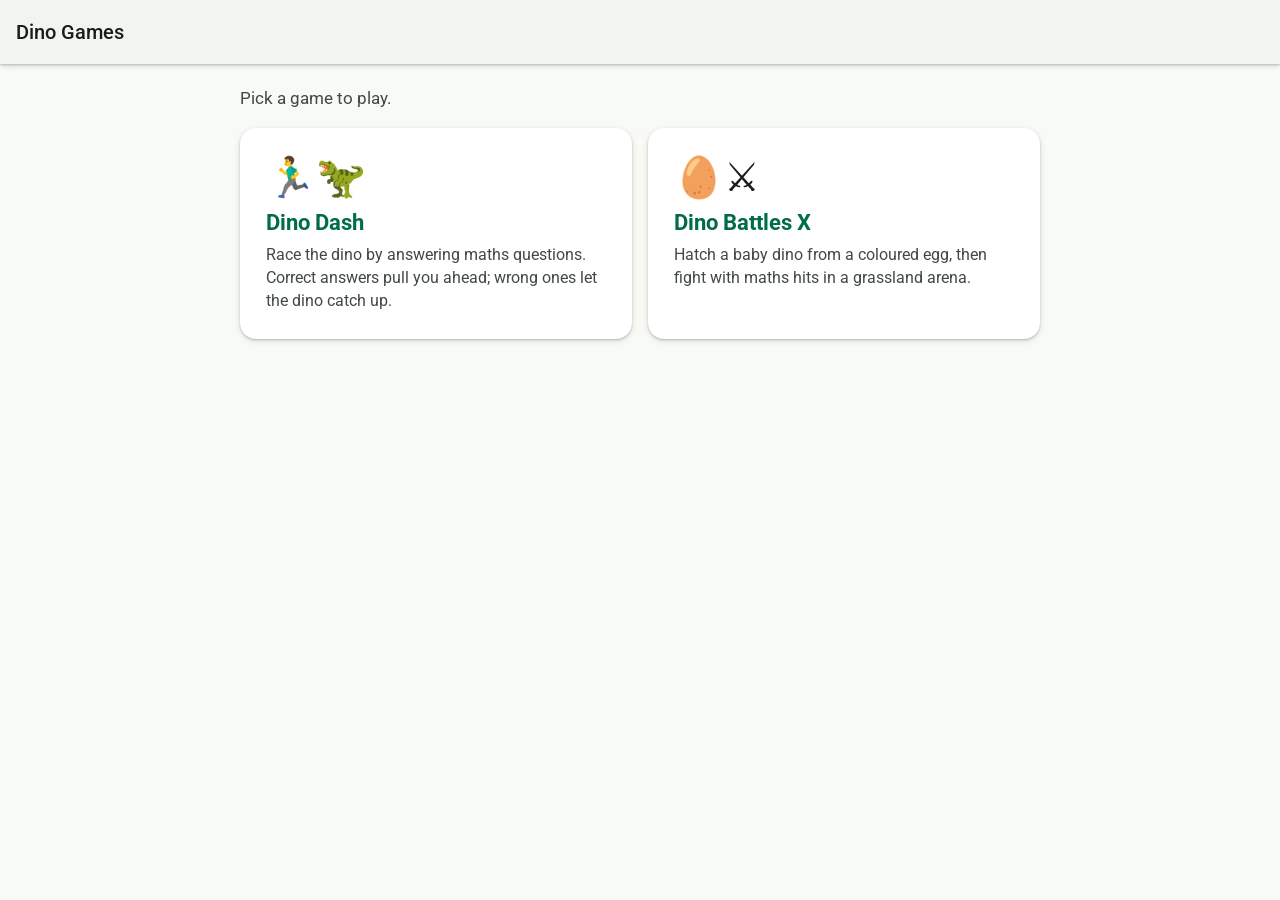
<file: index.html>
<!DOCTYPE html>
<html lang="en">
  <head>
    <meta charset="UTF-8" />
    <meta name="viewport" content="width=device-width, initial-scale=1.0" />
    <title>Dino Games</title>
    <link rel="preconnect" href="https://fonts.googleapis.com" />
    <link rel="preconnect" href="https://fonts.gstatic.com" crossorigin />
    <link
      href="https://fonts.googleapis.com/css2?family=Roboto:wght@400;500;700&display=swap"
      rel="stylesheet"
    />
    <link rel="stylesheet" href="styles.css" />
  </head>
  <body>
    <header class="top-app-bar">
      <h1>Dino Games</h1>
    </header>
    <main>
      <p class="intro">Pick a game to play.</p>
      <div class="game-grid">
        <a class="game-card" href="dash/">
          <span class="game-emoji" aria-hidden="true">🏃‍♂️🦖</span>
          <h2>Dino Dash</h2>
          <p>Race the dino by answering maths questions. Correct answers pull you ahead; wrong ones let the dino catch up.</p>
        </a>
        <a class="game-card" href="battles-x/">
          <span class="game-emoji" aria-hidden="true">🥚⚔️</span>
          <h2>Dino Battles X</h2>
          <p>Hatch a baby dino from a coloured egg, then fight with maths hits in a grassland arena.</p>
        </a>
      </div>
    </main>
  </body>
</html>
</file>
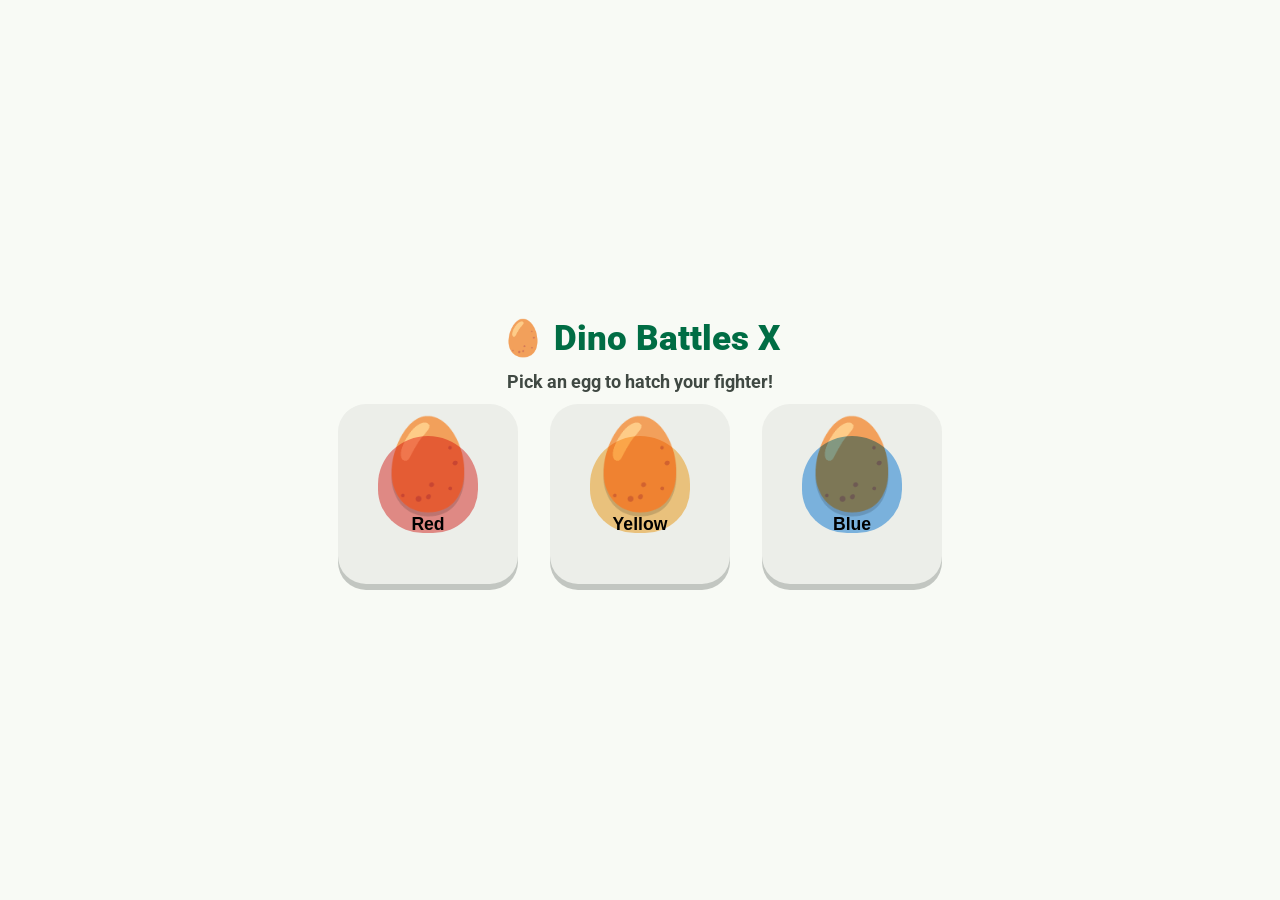
<file: battles-x/index.html>
<!doctype html>
<html lang="en">
<head>
  <meta charset="utf-8">
  <meta name="viewport" content="width=device-width, initial-scale=1, viewport-fit=cover">
  <title>Dino Battles X</title>
  <link rel="preconnect" href="https://fonts.googleapis.com">
  <link rel="stylesheet" href="https://fonts.googleapis.com/css2?family=Roboto:wght@400;500;700;900&display=swap">
  <link rel="stylesheet" href="https://fonts.googleapis.com/css2?family=Material+Symbols+Outlined:opsz,wght,FILL,GRAD@24,400,0,0">
  <script type="importmap">
    { "imports": { "@material/web/": "https://esm.run/@material/web/" } }
  </script>
  <script type="module">
    import '@material/web/all.js';
  </script>
  <link rel="stylesheet" href="styles.css">
</head>
<body>
  <main class="app" id="app">
    <!-- 1. Egg pick -->
    <section class="screen" id="eggScreen" aria-labelledby="eggHeading">
      <h1 id="eggHeading">🥚 Dino Battles X</h1>
      <p class="subtitle">Pick an egg to hatch your fighter!</p>
      <div class="eggs" role="group" aria-label="Choose an egg">
        <button type="button" class="egg-btn" data-color="red" aria-label="Pick the red egg">
          <span class="egg-sprite" aria-hidden="true">🥚</span>
          <span class="egg-tint red" aria-hidden="true"></span>
          <span class="egg-label">Red</span>
        </button>
        <button type="button" class="egg-btn" data-color="yellow" aria-label="Pick the yellow egg">
          <span class="egg-sprite" aria-hidden="true">🥚</span>
          <span class="egg-tint yellow" aria-hidden="true"></span>
          <span class="egg-label">Yellow</span>
        </button>
        <button type="button" class="egg-btn" data-color="blue" aria-label="Pick the blue egg">
          <span class="egg-sprite" aria-hidden="true">🥚</span>
          <span class="egg-tint blue" aria-hidden="true"></span>
          <span class="egg-label">Blue</span>
        </button>
      </div>
    </section>

    <!-- 2. Hatch -->
    <section class="screen" id="hatchScreen" hidden aria-labelledby="hatchHeading" aria-live="polite">
      <h2 id="hatchHeading" class="visually-hidden">Hatching</h2>
      <div class="hatch-stage" id="hatchStage">
        <div class="hatch-egg" id="hatchEgg" aria-hidden="true">
          <span class="egg-sprite big">🥚</span>
          <span class="egg-tint" id="hatchTint"></span>
          <span class="crack" id="crack" hidden>💥</span>
        </div>
        <div class="hatch-baby" id="hatchBaby" hidden aria-hidden="true"></div>
      </div>
      <p class="hatch-msg" id="hatchMsg">Your egg is hatching…</p>
    </section>

    <!-- 3. Fight -->
    <section class="screen fight" id="fightScreen" hidden aria-labelledby="fightHeading">
      <header class="top-bar">
        <h1 id="fightHeading">⚔️ Dino Battles X</h1>
      </header>

      <div class="arena" id="arena" role="img" aria-label="Battle arena">
        <!-- Grassland scenery (pure CSS/SVG) -->
        <div class="arena-bg" aria-hidden="true">
          <div class="sky"></div>
          <svg class="hills" viewBox="0 0 400 80" preserveAspectRatio="none">
            <ellipse cx="60" cy="70" rx="90" ry="50" fill="var(--hill-far)"/>
            <ellipse cx="200" cy="62" rx="110" ry="55" fill="var(--hill-mid)"/>
            <ellipse cx="340" cy="68" rx="95" ry="48" fill="var(--hill-far)"/>
          </svg>
          <div class="sun-disk"></div>
          <div class="cloud-shape c1"></div>
          <div class="cloud-shape c2"></div>
          <div class="ground">
            <svg class="grass-tufts" viewBox="0 0 400 40" preserveAspectRatio="none">
              <path d="M20 40 Q22 18 24 40 M28 40 Q30 12 32 40 M36 40 Q38 22 40 40" fill="none" stroke="var(--grass-dark)" stroke-width="2.5" stroke-linecap="round"/>
              <path d="M90 40 Q92 16 94 40 M98 40 Q100 10 102 40 M106 40 Q108 20 110 40" fill="none" stroke="var(--grass-dark)" stroke-width="2.5" stroke-linecap="round"/>
              <path d="M170 40 Q172 14 174 40 M178 40 Q180 8 182 40 M186 40 Q188 18 190 40" fill="none" stroke="var(--grass-dark)" stroke-width="2.5" stroke-linecap="round"/>
              <path d="M250 40 Q252 16 254 40 M258 40 Q260 10 262 40 M266 40 Q268 22 270 40" fill="none" stroke="var(--grass-dark)" stroke-width="2.5" stroke-linecap="round"/>
              <path d="M330 40 Q332 14 334 40 M338 40 Q340 8 342 40 M346 40 Q348 20 350 40" fill="none" stroke="var(--grass-dark)" stroke-width="2.5" stroke-linecap="round"/>
              <path d="M380 40 Q382 18 384 40 M388 40 Q390 12 392 40" fill="none" stroke="var(--grass-dark)" stroke-width="2.5" stroke-linecap="round"/>
            </svg>
          </div>
        </div>

        <div class="fighter player" id="playerFighter">
          <div class="hp-wrap">
            <span class="hp-name" id="playerName">You</span>
            <div class="hp-bar" role="meter" aria-valuemin="0" aria-valuemax="5" aria-valuenow="5" aria-label="Your energy" id="playerHpBar">
              <div class="hp-fill" id="playerHpFill"></div>
            </div>
            <span class="hp-num" id="playerHpNum" aria-hidden="true">5</span>
          </div>
          <div class="dino-sprite" id="playerSprite" aria-hidden="true"></div>
        </div>

        <div class="vs" aria-hidden="true">VS</div>

        <!-- Comic POW burst (centered between dinos) -->
        <div class="pow-burst" id="powBurst" aria-hidden="true">
          <svg class="pow-shape" viewBox="0 0 120 120" aria-hidden="true">
            <polygon points="60,4 70,28 96,18 82,42 116,50 82,60 96,88 70,76 60,110 50,76 24,88 38,60 4,50 38,42 24,18 50,28"
              fill="#ffeb3b" stroke="#111" stroke-width="3" stroke-linejoin="round"/>
            <polygon points="60,18 67,34 86,28 76,44 100,52 76,60 86,78 67,70 60,92 53,70 34,78 44,60 20,52 44,44 34,28 53,34"
              fill="#ff6f00" stroke="#111" stroke-width="2" stroke-linejoin="round"/>
          </svg>
          <span class="pow-text" id="powText">POW!</span>
        </div>

        <div class="fighter opponent" id="oppFighter">
          <div class="hp-wrap">
            <span class="hp-name">Rival</span>
            <div class="hp-bar" role="meter" aria-valuemin="0" aria-valuemax="5" aria-valuenow="5" aria-label="Rival energy" id="oppHpBar">
              <div class="hp-fill opp" id="oppHpFill"></div>
            </div>
            <span class="hp-num" id="oppHpNum" aria-hidden="true">5</span>
          </div>
          <div class="dino-sprite face-left" id="oppSprite" aria-hidden="true"></div>
        </div>
      </div>

      <section class="quiz" aria-labelledby="question">
        <h2 id="question" class="question">? + ?</h2>
        <p id="feedback" class="feedback" role="status" aria-live="polite">Pop the right bubble to punch!</p>
        <div class="choices" id="choices" role="group" aria-label="Answer choices"></div>
      </section>
    </section>
  </main>

  <dialog id="endDialog" aria-labelledby="endTitle" aria-describedby="endText">
    <div class="end-emoji" id="endEmoji" aria-hidden="true">🏆</div>
    <h2 id="endTitle">You won!</h2>
    <p id="endText"></p>
    <md-filled-button id="restartBtn"><md-icon slot="icon">replay</md-icon>Play again</md-filled-button>
  </dialog>

  <!-- Inline SVG dino template (cloned into sprites) -->
  <template id="dinoSvgTemplate">
    <svg class="dino-svg" viewBox="0 0 140 160" xmlns="http://www.w3.org/2000/svg" aria-hidden="true">
      <!-- Tail -->
      <path class="dino-body" d="M12 95 C2 88, -2 72, 8 64 C16 58, 28 68, 36 80 C40 88, 34 96, 26 98 Z"/>
      <!-- Body -->
      <ellipse class="dino-body" cx="62" cy="95" rx="38" ry="36"/>
      <!-- Belly -->
      <ellipse class="dino-belly" cx="68" cy="104" rx="24" ry="22"/>
      <!-- Neck -->
      <path class="dino-body" d="M82 70 C88 52, 96 36, 104 28 C108 24, 116 24, 120 30 C124 36, 122 48, 116 58 C110 68, 96 74, 86 76 Z"/>
      <!-- Head -->
      <ellipse class="dino-body" cx="116" cy="32" rx="22" ry="20"/>
      <!-- Snout -->
      <ellipse class="dino-body" cx="132" cy="36" rx="14" ry="11"/>
      <!-- Lower jaw -->
      <path class="dino-body" d="M122 42 C128 48, 136 48, 140 44 L138 50 C132 56, 122 54, 118 48 Z"/>
      <!-- Teeth -->
      <path d="M126 44 L128 52 L130 44 M132 44 L134 51 L136 44" fill="#fff" stroke="#222" stroke-width="0.9" stroke-linejoin="round"/>
      <!-- Eye white + pupil looking forward (right) -->
      <circle class="dino-eye-white" cx="112" cy="28" r="8"/>
      <circle class="dino-eye" cx="115" cy="28" r="4"/>
      <circle cx="116.5" cy="26.5" r="1.4" fill="#fff"/>
      <!-- Brow -->
      <path class="dino-ridge" d="M100 18 C106 12, 116 12, 124 16" fill="none" stroke-width="3.5" stroke-linecap="round"/>
      <!-- Nostril -->
      <ellipse cx="136" cy="32" rx="2.2" ry="1.6" fill="#222"/>
      <!-- Small arm -->
      <path class="dino-body" d="M78 88 C86 94, 94 98, 100 96 C102 95, 102 92, 98 90 C92 88, 86 86, 80 84 Z"/>
      <ellipse class="dino-body" cx="102" cy="94" rx="5" ry="4"/>
      <!-- Back leg (thigh + shin + foot) -->
      <path class="dino-body" d="M42 120 C38 132, 36 142, 38 150 C40 154, 50 154, 52 150 C54 144, 52 134, 50 124 Z"/>
      <ellipse class="dino-body" cx="44" cy="152" rx="14" ry="7"/>
      <!-- Front leg -->
      <path class="dino-body" d="M72 122 C70 134, 68 144, 72 152 C74 156, 86 156, 88 152 C90 146, 88 136, 84 126 Z"/>
      <ellipse class="dino-body" cx="80" cy="154" rx="14" ry="7"/>
      <!-- Spikes -->
      <path class="dino-spike" d="M38 68 L44 50 L50 68 Z"/>
      <path class="dino-spike" d="M52 62 L58 42 L64 62 Z"/>
      <path class="dino-spike" d="M66 58 L72 38 L78 58 Z"/>
      <path class="dino-spike" d="M80 60 L86 42 L92 62 Z"/>
      <path class="dino-spike" d="M94 64 L100 48 L104 66 Z"/>
    </svg>
  </template>

  <script src="script.js" defer></script>
</body>
</html>
</file>
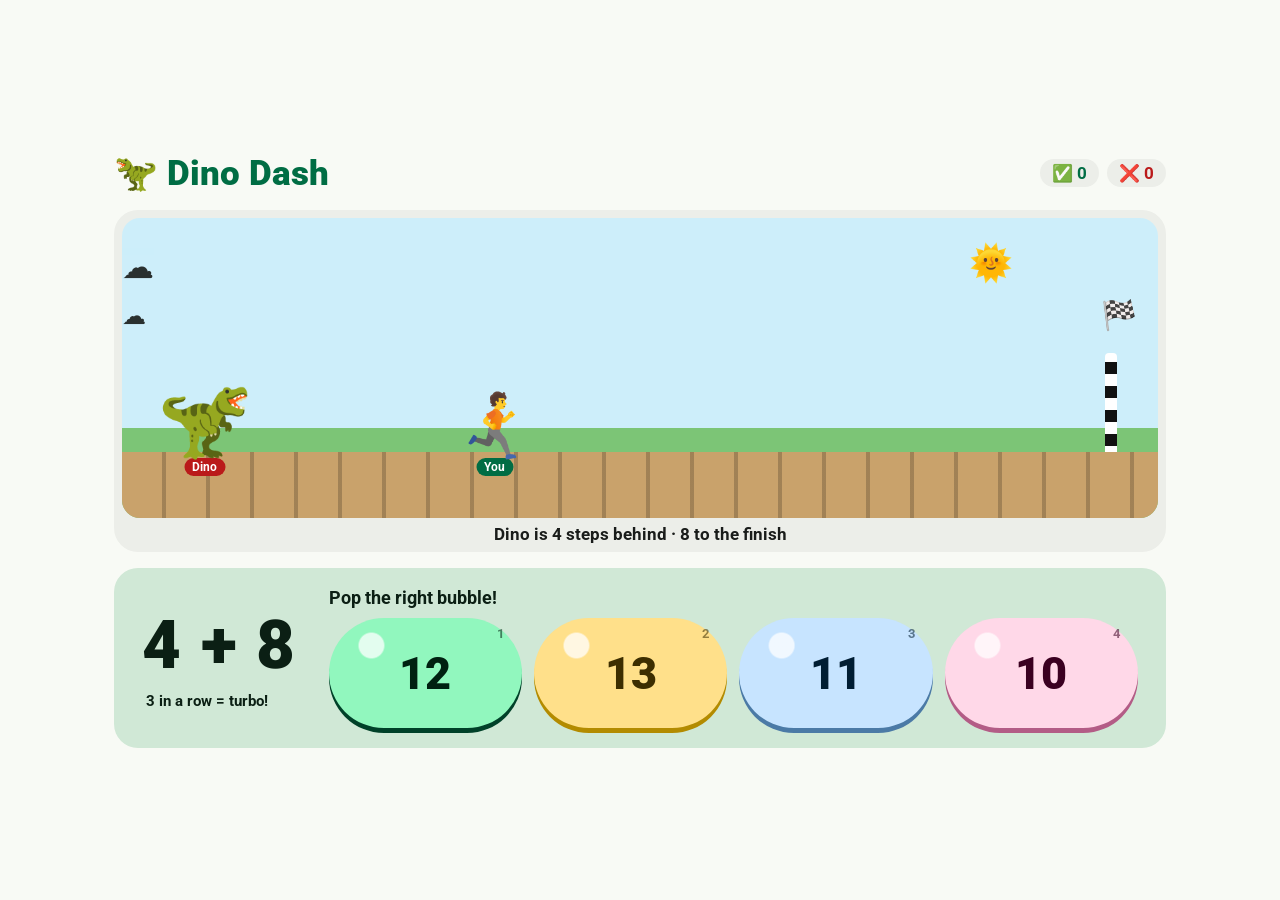
<file: dash/index.html>
<!doctype html>
<html lang="en">
<head>
  <meta charset="utf-8">
  <meta name="viewport" content="width=device-width, initial-scale=1, viewport-fit=cover">
  <title>Dino Dash Bubbles – Maths Race</title>
  <link rel="preconnect" href="https://fonts.googleapis.com">
  <link rel="stylesheet" href="https://fonts.googleapis.com/css2?family=Roboto:wght@400;500;700;900&display=swap">
  <link rel="stylesheet" href="https://fonts.googleapis.com/css2?family=Material+Symbols+Outlined:opsz,wght,FILL,GRAD@24,400,0,0">
  <script type="importmap">
    { "imports": { "@material/web/": "https://esm.run/@material/web/" } }
  </script>
  <script type="module">
    // One bundle: importing individual component files from esm.run bundles shared
    // internals (e.g. md-focus-ring) more than once and throws a duplicate-define error.
    import '@material/web/all.js';
  </script>
  <link rel="stylesheet" href="styles.css">
</head>
<body>
  <main class="app" id="app">
    <header class="top-bar">
      <h1>🦖 Dino Dash</h1>
      <div class="scores" aria-label="Scoreboard">
        <span class="score correct" aria-label="Correct answers">✅ <b id="correctCount">0</b></span>
        <span class="score incorrect" aria-label="Oops answers">❌ <b id="incorrectCount">0</b></span>
      </div>
    </header>

    <section class="track-card" aria-labelledby="race-heading">
      <h2 id="race-heading" class="visually-hidden">Race track</h2>
      <div class="track" id="track" role="img" aria-label="Race starting">
        <div class="sky" aria-hidden="true"><span class="cloud c1">☁️</span><span class="cloud c2">☁️</span><span class="sun">🌞</span></div>
        <div class="finish" aria-hidden="true"><span class="flag">🏁</span></div>
        <div class="runner player" id="player" aria-hidden="true"><span class="sprite">🏃</span><span class="tag">You</span></div>
        <div class="runner dino" id="dino" aria-hidden="true"><span class="sprite">🦖</span><span class="tag">Dino</span></div>
        <div class="ground" aria-hidden="true"></div>
      </div>
      <div class="gap-readout" id="gapReadout">Dino is 4 steps behind</div>
    </section>

    <section class="quiz" aria-labelledby="question">
      <div class="q-row">
        <h2 id="question" class="question">? + ?</h2>
        <div class="streak" id="streak"><span class="flames" id="flames" aria-hidden="true"></span><span id="streakText"></span></div>
      </div>
      <p id="feedback" class="feedback" role="status" aria-live="polite">Pop the right bubble!</p>
      <div class="choices" id="choices" role="group" aria-label="Answer choices"></div>
    </section>
  </main>

  <dialog id="endDialog" aria-labelledby="endTitle" aria-describedby="endText">
    <div class="end-emoji" id="endEmoji" aria-hidden="true">🏆</div>
    <h2 id="endTitle">You won!</h2>
    <p id="endText"></p>
    <md-filled-button id="restartBtn"><md-icon slot="icon">replay</md-icon>Race again</md-filled-button>
  </dialog>

  <script src="script.js" defer></script>
</body>
</html>
</file>
<file: styles.css>
:root {
  color-scheme: light;
  --bg: #f8faf5;
  --surface: #f2f4f0;
  --on-surface: #191c1a;
  --on-variant: #404942;
  --primary: #006d44;
  --primary-container: #91f7be;
  --card: #fff;
  --shadow: 0 1px 2px rgb(0 0 0 / 0.2), 0 2px 6px rgb(0 0 0 / 0.12);
}

@media (prefers-color-scheme: dark) {
  :root {
    color-scheme: dark;
    --bg: #111412;
    --surface: #1d201e;
    --on-surface: #e1e3df;
    --on-variant: #c0c9c0;
    --primary: #75daa3;
    --primary-container: #005232;
    --card: #1d201e;
  }
}

* {
  box-sizing: border-box;
}

body {
  margin: 0;
  min-height: 100vh;
  font-family: Roboto, system-ui, sans-serif;
  background: var(--bg);
  color: var(--on-surface);
}

.top-app-bar {
  display: flex;
  align-items: center;
  height: 64px;
  padding: 0 16px;
  background: var(--surface);
  box-shadow: var(--shadow);
}

.top-app-bar h1 {
  margin: 0;
  font-size: 1.25rem;
  font-weight: 500;
}

main {
  width: min(52rem, 100%);
  margin: 0 auto;
  padding: 24px 16px 40px;
}

.intro {
  margin: 0 0 20px;
  color: var(--on-variant);
  font-size: 1.05rem;
}

.game-grid {
  display: grid;
  gap: 16px;
  grid-template-columns: 1fr;
}

@media (min-width: 640px) {
  .game-grid {
    grid-template-columns: 1fr 1fr;
  }
}

.game-card {
  display: flex;
  flex-direction: column;
  gap: 8px;
  padding: 24px;
  border-radius: 16px;
  background: var(--card);
  color: inherit;
  text-decoration: none;
  box-shadow: var(--shadow);
  border: 2px solid transparent;
  transition: border-color 0.15s ease, transform 0.15s ease;
}

.game-card:hover,
.game-card:focus-visible {
  border-color: var(--primary);
  outline: none;
  transform: translateY(-2px);
}

.game-emoji {
  font-size: 2.5rem;
  line-height: 1.2;
}

.game-card h2 {
  margin: 0;
  font-size: 1.35rem;
  color: var(--primary);
}

.game-card p {
  margin: 0;
  color: var(--on-variant);
  line-height: 1.45;
}
</file>
<file: battles-x/styles.css>
:root {
  --md-sys-color-primary: #006d44;
  --md-sys-color-on-primary: #ffffff;
  --md-sys-color-primary-container: #91f7be;
  --md-sys-color-on-primary-container: #002111;
  --md-sys-color-secondary-container: #d0e8d6;
  --md-sys-color-on-secondary-container: #0b1f14;
  --md-sys-color-surface: #f8faf5;
  --md-sys-color-surface-container: #eceee9;
  --md-sys-color-on-surface: #191c1a;
  --md-sys-color-on-surface-variant: #404943;
  --md-sys-color-outline: #707973;
  --md-sys-color-error: #ba1a1a;
  --md-sys-color-error-container: #ffdad6;
  --md-ref-typeface-brand: 'Roboto', system-ui, sans-serif;
  --md-ref-typeface-plain: 'Roboto', system-ui, sans-serif;
  --sky-top: #87ceeb;
  --sky-bot: #cdeefa;
  --hill-far: #5a9e4a;
  --hill-mid: #6bb35a;
  --grass: #7cc576;
  --grass-dark: #4a8f3a;
  --dirt: #c9a26b;
  --egg-red: #e53935;
  --egg-yellow: #f9a825;
  --egg-blue: #1e88e5;
  --dino-fill: #4caf50;
  --dino-belly: #a5d6a7;
  --dino-spike: #2e7d32;
  --dino-ridge: #1b5e20;
  color-scheme: light dark;
}
@media (prefers-color-scheme: dark) {
  :root {
    --md-sys-color-primary: #75daa3;
    --md-sys-color-on-primary: #003822;
    --md-sys-color-primary-container: #005233;
    --md-sys-color-on-primary-container: #91f7be;
    --md-sys-color-secondary-container: #364b3d;
    --md-sys-color-on-secondary-container: #d0e8d6;
    --md-sys-color-surface: #111412;
    --md-sys-color-surface-container: #1d201e;
    --md-sys-color-on-surface: #e1e3de;
    --md-sys-color-on-surface-variant: #c0c9c1;
    --md-sys-color-outline: #8a938c;
    --md-sys-color-error: #ffb4ab;
    --md-sys-color-error-container: #93000a;
    --sky-top: #1a3344;
    --sky-bot: #2a4a5c;
    --hill-far: #2a5530;
    --hill-mid: #356b3c;
    --grass: #2f6b3a;
    --grass-dark: #1e4a28;
    --dirt: #6b5236;
  }
}
* { box-sizing: border-box; }
[hidden] { display: none !important; }
html, body { height: 100%; }
body {
  margin: 0; font-family: 'Roboto', system-ui, sans-serif; overflow-x: hidden;
  background: var(--md-sys-color-surface); color: var(--md-sys-color-on-surface);
  -webkit-tap-highlight-color: transparent;
}
.visually-hidden { position: absolute; width: 1px; height: 1px; overflow: hidden; clip: rect(0 0 0 0); white-space: nowrap; }

.app {
  height: 100dvh; max-width: 1100px; margin: 0 auto;
  display: flex; flex-direction: column;
  padding: max(8px, env(safe-area-inset-top)) 12px max(12px, env(safe-area-inset-bottom));
}

/* ---------- Screens ---------- */
.screen { flex: 1; min-height: 0; display: flex; flex-direction: column; align-items: center; justify-content: center; gap: 12px; }
.screen.fight { justify-content: stretch; gap: 8px; display: grid; grid-template-rows: auto minmax(0, 1.15fr) minmax(0, 1fr); width: 100%; }

#eggScreen h1, .top-bar h1 {
  margin: 0; font-size: clamp(1.5rem, 5.5vw, 2.2rem); font-weight: 900; color: var(--md-sys-color-primary); text-align: center;
}
.subtitle { margin: 0; font-size: 1.15rem; font-weight: 700; color: var(--md-sys-color-on-surface-variant); text-align: center; }

/* ---------- Eggs ---------- */
.eggs { display: flex; gap: clamp(10px, 4vw, 28px); justify-content: center; flex-wrap: wrap; width: 100%; max-width: 640px; }
.egg-btn {
  position: relative; flex: 1 1 100px; max-width: 180px; min-height: 140px;
  border: none; border-radius: 28px; cursor: pointer; padding: 16px 8px 12px;
  background: var(--md-sys-color-surface-container);
  box-shadow: 0 6px 0 color-mix(in srgb, var(--md-sys-color-outline) 40%, transparent);
  display: flex; flex-direction: column; align-items: center; gap: 6px;
  transition: transform .15s, box-shadow .15s;
}
.egg-btn:hover { transform: translateY(-4px) scale(1.04); }
.egg-btn:active { transform: translateY(3px); box-shadow: none; }
.egg-btn:focus-visible { outline: 4px solid var(--md-sys-color-primary); outline-offset: 3px; }
.egg-sprite { font-size: clamp(3.5rem, 12vw, 5.5rem); line-height: 1; position: relative; z-index: 1; filter: drop-shadow(0 4px 0 rgb(0 0 0 / .15)); }
.egg-sprite.big { font-size: clamp(5rem, 22vw, 8rem); }
.egg-tint {
  position: absolute; inset: 18% 22% 28%; border-radius: 50% 50% 45% 45%;
  mix-blend-mode: multiply; opacity: .55; pointer-events: none; z-index: 2;
}
.egg-tint.red, #hatchTint.red { background: var(--egg-red); }
.egg-tint.yellow, #hatchTint.yellow { background: var(--egg-yellow); }
.egg-tint.blue, #hatchTint.blue { background: var(--egg-blue); }
.egg-label { font-weight: 900; font-size: 1.1rem; z-index: 1; }

/* ---------- Hatch ---------- */
.hatch-stage { position: relative; width: min(90vw, 280px); height: min(40dvh, 280px); display: grid; place-items: center; }
.hatch-egg, .hatch-baby { grid-area: 1 / 1; display: grid; place-items: center; position: relative; }
.hatch-egg.shake { animation: egg-shake .5s ease-in-out 3; }
.hatch-egg.crack-open .egg-sprite { animation: egg-pop .4s ease-out forwards; }
.crack { position: absolute; font-size: 3rem; animation: pop .45s cubic-bezier(.3, 1.6, .5, 1); }
.hatch-baby {
  width: clamp(140px, 36vw, 220px);
  height: clamp(120px, 30vw, 190px);
  animation: pop .6s cubic-bezier(.3, 1.6, .5, 1);
}
.hatch-baby .dino-svg { width: 100%; height: 100%; }
.hatch-msg { font-size: 1.25rem; font-weight: 700; text-align: center; margin: 0; }
@keyframes egg-shake {
  0%, 100% { transform: rotate(0); }
  25% { transform: rotate(-12deg) translateX(-4px); }
  75% { transform: rotate(12deg) translateX(4px); }
}
@keyframes egg-pop { to { transform: scale(0); opacity: 0; } }
@keyframes pop { from { transform: scale(0); } }

/* ---------- Arena (grassland) ---------- */
.arena {
  position: relative; border-radius: 18px; overflow: hidden; width: 100%;
  min-height: 0; height: 100%;
  display: grid; grid-template-columns: 1fr auto 1fr; align-items: end; padding: 6px 6px 10px; gap: 0;
}
.arena-bg {
  position: absolute; inset: 0; pointer-events: none; z-index: 0;
}
.arena-bg .sky {
  position: absolute; inset: 0;
  background: linear-gradient(180deg, var(--sky-top) 0%, var(--sky-bot) 55%, var(--grass) 55%, var(--grass) 78%, var(--dirt) 78%);
}
.arena-bg .hills {
  position: absolute; left: 0; right: 0; bottom: 22%; height: 28%;
  width: 100%;
}
.arena-bg .sun-disk {
  position: absolute; top: 6%; right: 10%;
  width: clamp(28px, 6vw, 48px); height: clamp(28px, 6vw, 48px);
  border-radius: 50%;
  background: radial-gradient(circle at 35% 35%, #fff9c4, #ffeb3b 40%, #f9a825 80%);
  box-shadow: 0 0 24px rgb(255 235 59 / .55);
}
.arena-bg .cloud-shape {
  position: absolute; background: #fff; border-radius: 50px;
  opacity: .9; animation: drift 22s linear infinite;
  box-shadow: 18px 0 0 -2px #fff, 32px 4px 0 -6px #fff, 8px 8px 0 -4px #fff;
}
.cloud-shape.c1 { top: 10%; width: 36px; height: 16px; }
.cloud-shape.c2 { top: 28%; width: 28px; height: 12px; animation-delay: -11s; opacity: .75; }
@keyframes drift { from { left: 105%; } to { left: -15%; } }
.arena-bg .ground {
  position: absolute; left: 0; right: 0; bottom: 0; height: 22%;
  background: linear-gradient(180deg, var(--grass) 0%, var(--grass) 35%, var(--dirt) 35%);
}
.arena-bg .grass-tufts {
  position: absolute; left: 0; right: 0; bottom: 55%; height: 50%;
  width: 100%;
}

.fighter { position: relative; z-index: 2; display: flex; flex-direction: column; align-items: center; gap: 4px; }
.fighter.player { justify-self: start; }
.fighter.opponent { justify-self: end; }

/* Larger SVG dinos */
.dino-sprite {
  width: clamp(100px, min(42vw, 34dvh), 220px);
  height: clamp(110px, min(46vw, 38dvh), 240px);
  max-width: 46vw;
  display: block;
  animation: bob .55s ease-in-out infinite alternate;
  filter: drop-shadow(0 4px 2px rgb(0 0 0 / .28));
  line-height: 0;
}
.dino-sprite .dino-svg { width: 100%; height: 100%; display: block; overflow: visible; }
.dino-sprite.face-left { transform: scaleX(-1); }

/* Colour tints via CSS vars on .dino-svg */
.dino-svg .dino-body { fill: var(--dino-fill); stroke: #222; stroke-width: 1.6; stroke-linejoin: round; }
.dino-svg .dino-belly { fill: var(--dino-belly); stroke: #222; stroke-width: 1.2; }
.dino-svg .dino-spike { fill: var(--dino-spike); stroke: #222; stroke-width: 1.2; stroke-linejoin: round; }
.dino-svg .dino-ridge { stroke: var(--dino-ridge); }
.dino-svg .dino-tooth { fill: #fff; }
.dino-svg .dino-eye-white { fill: #fff; stroke: #222; stroke-width: 1; }
.dino-svg .dino-eye { fill: #1a1a1a; }

.dino-svg.tint-red {
  --dino-fill: #e53935;
  --dino-belly: #ffcdd2;
  --dino-spike: #b71c1c;
  --dino-ridge: #7f0000;
}
.dino-svg.tint-yellow {
  --dino-fill: #f9a825;
  --dino-belly: #fff9c4;
  --dino-spike: #f57f17;
  --dino-ridge: #e65100;
}
.dino-svg.tint-blue {
  --dino-fill: #1e88e5;
  --dino-belly: #bbdefb;
  --dino-spike: #0d47a1;
  --dino-ridge: #01579b;
}
.dino-svg.tint-rival {
  --dino-fill: #8d6e63;
  --dino-belly: #d7ccc8;
  --dino-spike: #5d4037;
  --dino-ridge: #3e2723;
}
.dino-svg.tint-rival-alt {
  --dino-fill: #7e57c2;
  --dino-belly: #d1c4e9;
  --dino-spike: #4527a0;
  --dino-ridge: #311b92;
}
.dino-svg.tint-rival-green {
  --dino-fill: #66bb6a;
  --dino-belly: #c8e6c9;
  --dino-spike: #2e7d32;
  --dino-ridge: #1b5e20;
}

.fighter.player.punch .dino-sprite { animation: punch .45s ease-out; }
.fighter.opponent.punch .dino-sprite.face-left { animation: punch-opp .45s ease-out; }
.fighter.take-hit .dino-sprite { animation: take-hit .45s ease-out; }
.fighter.opponent.take-hit .dino-sprite.face-left { animation: take-hit-opp .45s ease-out; }
.fighter.take-hit { animation: shake .4s; }
@keyframes bob { to { translate: 0 -6px; } }
@keyframes punch {
  30% { translate: 32px -10px; }
  60% { translate: 42px 0; }
  100% { translate: 0 0; }
}
@keyframes punch-opp {
  30% { translate: -32px -10px; transform: scaleX(-1); }
  60% { translate: -42px 0; transform: scaleX(-1); }
  100% { translate: 0 0; transform: scaleX(-1); }
}
@keyframes take-hit {
  20% { translate: -12px 0; filter: brightness(1.35) drop-shadow(0 0 10px #ff5252); }
  50% { translate: 10px 0; }
  100% { translate: 0 0; }
}
@keyframes take-hit-opp {
  20% { translate: 12px 0; transform: scaleX(-1); filter: brightness(1.35) drop-shadow(0 0 10px #ff5252); }
  50% { translate: -10px 0; transform: scaleX(-1); }
  100% { translate: 0 0; transform: scaleX(-1); }
}
@keyframes shake { 25% { translate: -4px 0; } 50% { translate: 4px 0; } 75% { translate: -2px 0; } }

/* Comic POW / BAM / WHAM burst */
.pow-burst {
  position: absolute;
  left: 50%; top: 52%;
  transform: translate(-50%, -50%) scale(0);
  z-index: 5;
  width: clamp(110px, 28dvh, 200px);
  height: clamp(110px, 28dvh, 200px);
  pointer-events: none;
  opacity: 0;
  display: grid; place-items: center;
}
.pow-burst .pow-shape {
  position: absolute; inset: 0; width: 100%; height: 100%;
  filter: drop-shadow(0 4px 0 #111);
}
.pow-burst .pow-text {
  position: relative; z-index: 1;
  font-family: 'Roboto', Impact, sans-serif;
  font-weight: 900;
  font-size: clamp(1.6rem, 5.5dvh, 3rem);
  letter-spacing: .04em;
  color: #fff;
  text-shadow:
    3px 3px 0 #111,
    -2px -2px 0 #111,
    2px -2px 0 #111,
    -2px 2px 0 #111,
    0 0 8px #ff6f00;
  transform: rotate(-12deg);
  line-height: 1;
}
.pow-burst.show {
  animation: pow-pop .7s cubic-bezier(.2, 1.5, .4, 1) forwards;
}
@keyframes pow-pop {
  0%   { opacity: 0; transform: translate(-50%, -50%) scale(.15) rotate(-20deg); }
  25%  { opacity: 1; transform: translate(-50%, -50%) scale(1.25) rotate(4deg); }
  45%  { opacity: 1; transform: translate(-50%, -50%) scale(1.05) rotate(-6deg); }
  70%  { opacity: 1; transform: translate(-50%, -55%) scale(1.1) rotate(2deg); }
  100% { opacity: 0; transform: translate(-50%, -65%) scale(1.35) rotate(-4deg); }
}

.vs {
  z-index: 3; font-weight: 900; font-size: clamp(.9rem, 3vw, 1.3rem);
  background: var(--md-sys-color-primary); color: var(--md-sys-color-on-primary);
  padding: 4px 10px; border-radius: 99px; align-self: center; margin-bottom: 28%;
  position: relative;
}

/* HP bars */
.hp-wrap { display: flex; flex-direction: column; align-items: stretch; gap: 2px; width: clamp(90px, 28vw, 160px); }
.hp-name { font-size: .75rem; font-weight: 700; text-align: center; }
.hp-bar {
  height: 14px; border-radius: 99px; background: rgb(0 0 0 / .18);
  overflow: hidden; border: 2px solid rgb(0 0 0 / .15);
}
.hp-fill {
  height: 100%; width: 100%; border-radius: inherit;
  background: linear-gradient(90deg, #43a047, #81c784);
  transition: width .4s ease;
}
.hp-fill.opp { background: linear-gradient(90deg, #e53935, #ef9a9a); }
.hp-num { font-size: .7rem; font-weight: 700; text-align: center; }

/* ---------- Quiz ---------- */
.quiz {
  min-height: 0; width: 100%; display: grid;
  grid-template-rows: auto auto minmax(0, 1fr); gap: 4px; padding: 10px 12px;
  border-radius: 24px; background: var(--md-sys-color-secondary-container);
  color: var(--md-sys-color-on-secondary-container);
}
.question { margin: 0; font-size: clamp(2rem, 6.5dvh, 3.6rem); font-weight: 900; letter-spacing: .02em; text-align: center; }
.feedback { margin: 0; min-height: 1.3em; font-size: 1rem; font-weight: 700; text-align: center; }
.feedback.bad { color: var(--md-sys-color-error); }
.feedback.good { color: var(--md-sys-color-primary); }
.choices {
  display: grid; grid-template-columns: repeat(2, 1fr); grid-auto-rows: minmax(56px, 1fr);
  gap: 10px; align-self: end; height: min(100%, 220px);
}
.bubble {
  position: relative; border: none; border-radius: 999px; cursor: pointer; min-height: 56px;
  font: 900 clamp(1.6rem, 5dvh, 2.6rem) 'Roboto', sans-serif;
  color: var(--md-sys-color-on-primary-container);
  background: radial-gradient(circle at 22% 25%, rgb(255 255 255 / .75) 0 7%, transparent 8%), var(--md-sys-color-primary-container);
  box-shadow: 0 5px 0 color-mix(in srgb, var(--md-sys-color-primary) 60%, black);
  transition: transform .15s, opacity .3s;
}
.bubble:nth-child(2) { background-color: #ffe08a; color: #3d2e00; box-shadow: 0 5px 0 #b38b00; }
.bubble:nth-child(3) { background-color: #c7e4ff; color: #001d33; box-shadow: 0 5px 0 #4b7aa6; }
.bubble:nth-child(4) { background-color: #ffd8e8; color: #3b0021; box-shadow: 0 5px 0 #b35c86; }
.bubble .key { position: absolute; right: 14px; top: 6px; font-size: .75rem; font-weight: 700; opacity: .55; display: none; }
.bubble:hover:not(:disabled) { transform: translateY(-3px) scale(1.03); }
.bubble:active:not(:disabled) { transform: translateY(3px); box-shadow: none; }
.bubble:focus-visible { outline: 4px solid var(--md-sys-color-primary); outline-offset: 3px; }
.bubble:disabled { opacity: .35; cursor: default; transform: scale(.88); text-decoration: line-through; }
.bubble.pop { animation: popb .5s ease-out forwards; }
@keyframes popb {
  50% { transform: scale(1.15); }
  100% { transform: scale(1.05); background-color: var(--md-sys-color-primary); color: #fff; }
}

/* ---------- End dialog ---------- */
dialog {
  border: none; border-radius: 28px; padding: 28px; text-align: center;
  max-width: min(92vw, 420px); background: var(--md-sys-color-surface); color: var(--md-sys-color-on-surface);
}
dialog::backdrop { background: rgb(0 0 0 / .45); }
.end-emoji { font-size: 4.5rem; animation: pop .6s cubic-bezier(.3, 1.6, .5, 1); }

/* Desktop */
@media (min-width: 900px) {
  .app { padding: 16px 24px; }
  .screen.fight { gap: 14px; grid-template-rows: auto minmax(0, 1.15fr) auto; }
  .arena { padding: 12px 24px 20px; }
  .dino-sprite {
    width: clamp(180px, 36dvh, 300px);
    height: clamp(200px, 42dvh, 340px);
    max-width: none;
  }
  .pow-burst {
    width: clamp(160px, 30dvh, 260px);
    height: clamp(160px, 30dvh, 260px);
  }
  .pow-burst .pow-text { font-size: clamp(2.2rem, 5dvh, 3.6rem); }
  .quiz {
    grid-template-columns: auto 1fr; grid-template-rows: auto auto;
    column-gap: 28px; padding: 16px 24px; align-items: center;
  }
  .question { grid-column: 1; grid-row: 1 / span 2; font-size: 3.8rem; align-self: center; }
  .feedback { grid-column: 2; grid-row: 1; text-align: left; }
  .choices {
    grid-column: 2; grid-row: 2; grid-template-columns: repeat(4, 1fr);
    grid-auto-rows: 100px; height: auto;
  }
  .bubble .key { display: block; }
  .eggs { gap: 32px; }
  .egg-btn { min-height: 180px; }
}
@media (hover: none) { .bubble .key { display: none; } }

@media (prefers-reduced-motion: reduce) {
  *, *::before, *::after { animation: none !important; transition: none !important; }
  .pow-burst.show { opacity: 1; transform: translate(-50%, -50%) scale(1); }
}
</file>
<file: dash/styles.css>
:root {
  --md-sys-color-primary: #006d44;
  --md-sys-color-on-primary: #ffffff;
  --md-sys-color-primary-container: #91f7be;
  --md-sys-color-on-primary-container: #002111;
  --md-sys-color-secondary-container: #d0e8d6;
  --md-sys-color-on-secondary-container: #0b1f14;
  --md-sys-color-surface: #f8faf5;
  --md-sys-color-surface-container: #eceee9;
  --md-sys-color-on-surface: #191c1a;
  --md-sys-color-on-surface-variant: #404943;
  --md-sys-color-outline: #707973;
  --md-sys-color-error: #ba1a1a;
  --md-sys-color-error-container: #ffdad6;
  --md-ref-typeface-brand: 'Roboto', system-ui, sans-serif;
  --md-ref-typeface-plain: 'Roboto', system-ui, sans-serif;
  --sky: #cdeefa; --grass: #7cc576; --dirt: #c9a26b;
  color-scheme: light dark;
}
@media (prefers-color-scheme: dark) {
  :root {
    --md-sys-color-primary: #75daa3;
    --md-sys-color-on-primary: #003822;
    --md-sys-color-primary-container: #005233;
    --md-sys-color-on-primary-container: #91f7be;
    --md-sys-color-secondary-container: #364b3d;
    --md-sys-color-on-secondary-container: #d0e8d6;
    --md-sys-color-surface: #111412;
    --md-sys-color-surface-container: #1d201e;
    --md-sys-color-on-surface: #e1e3de;
    --md-sys-color-on-surface-variant: #c0c9c1;
    --md-sys-color-outline: #8a938c;
    --md-sys-color-error: #ffb4ab;
    --md-sys-color-error-container: #93000a;
    --sky: #1d3a4a; --grass: #2f6b3a; --dirt: #6b5236;
  }
}
* { box-sizing: border-box; }
[hidden] { display: none !important; }
html, body { height: 100%; }
body { margin: 0; font-family: 'Roboto', system-ui, sans-serif; overflow-x: hidden;
  background: var(--md-sys-color-surface); color: var(--md-sys-color-on-surface); -webkit-tap-highlight-color: transparent; }
.visually-hidden { position: absolute; width: 1px; height: 1px; overflow: hidden; clip: rect(0 0 0 0); white-space: nowrap; }

/* One screen, no scrolling: header / track / quiz; quiz takes the rest so bubbles sit at the bottom (thumb zone). */
.app {
  height: 100dvh; max-width: 1100px; margin: 0 auto; display: grid;
  grid-template-rows: auto auto minmax(0, 1fr); gap: 10px;
  padding: max(8px, env(safe-area-inset-top)) 12px max(12px, env(safe-area-inset-bottom));
}
.app.shake { animation: shake .4s; }
.top-bar { display: flex; align-items: center; justify-content: space-between; gap: 8px; }
.top-bar h1 { margin: 0; font-size: clamp(1.4rem, 5vw, 2.2rem); font-weight: 900; color: var(--md-sys-color-primary); }
.scores { display: flex; gap: 8px; }
.score { padding: 4px 12px; border-radius: 99px; background: var(--md-sys-color-surface-container); font-size: 1.05rem; }
.score.correct b { color: var(--md-sys-color-primary); }
.score.incorrect b { color: var(--md-sys-color-error); }

/* ---------- Track (from A) ---------- */
.track-card { background: var(--md-sys-color-surface-container); border-radius: 24px; padding: 8px; }
.track {
  --pos-player: 0; --pos-dino: 0;
  position: relative; height: clamp(150px, 29dvh, 260px); border-radius: 18px; overflow: hidden;
  background: linear-gradient(var(--sky) 0 70%, var(--grass) 70%);
}
.ground { position: absolute; left: 0; right: 0; bottom: 0; height: 22%;
  background: repeating-linear-gradient(90deg, var(--dirt) 0 40px, color-mix(in srgb, var(--dirt) 80%, black) 40px 44px);
  animation: scroll .8s linear infinite; }
@keyframes scroll { to { background-position: -44px 0; } }
.sky .cloud { position: absolute; font-size: 2rem; opacity: .9; animation: drift 18s linear infinite; }
.cloud.c1 { top: 10%; } .cloud.c2 { top: 28%; animation-delay: -9s; font-size: 1.5rem; }
@keyframes drift { from { left: 105%; } to { left: -10%; } }
.sun { position: absolute; top: 8%; right: 14%; font-size: 2.2rem; }
.finish { position: absolute; right: 4%; top: 45%; bottom: 0; width: 12px;
  background: repeating-linear-gradient(0deg, #111 0 12px, #fff 12px 24px); border-radius: 4px; }
.finish .flag { position: absolute; top: -1.9em; left: -4px; font-size: 1.8rem; }
.runner { position: absolute; bottom: 14%; left: 0; display: flex; flex-direction: column; align-items: center;
  translate: -50% 0; transition: left .7s cubic-bezier(.3, 1.4, .5, 1); }
.player { left: calc(8% + var(--pos-player) * 84%); z-index: 2; }
.dino   { left: calc(8% + var(--pos-dino) * 84%); z-index: 1; }
.sprite { display: inline-block; font-size: clamp(2.4rem, 7dvh, 4.5rem); line-height: 1; transform: scaleX(-1); animation: bob .4s ease-in-out infinite alternate; }
.dino .sprite { font-size: clamp(2.8rem, 8.5dvh, 5.5rem); animation-duration: .55s; }
@keyframes bob { to { translate: 0 -6px; } }
.tag { font-size: .75rem; font-weight: 700; padding: 2px 8px; border-radius: 99px; background: var(--md-sys-color-primary); color: var(--md-sys-color-on-primary); }
.dino .tag { background: var(--md-sys-color-error); color: #fff; }
.track.boost .player .sprite { animation: jump .5s ease-out; }
.track.turbo .player .sprite { animation: jump .5s ease-out, glow .9s; }
.track.stomp .dino .sprite { animation: stomp .5s ease-out; }
.track.stomp { animation: shake .4s; }
@keyframes jump { 40% { translate: 0 -40px; } }
@keyframes glow { 50% { filter: drop-shadow(0 0 10px orange); } }
@keyframes stomp { 30% { translate: 0 -20px; } 60% { translate: 0 0; } }
@keyframes shake { 25% { translate: -4px 0; } 50% { translate: 4px 0; } 75% { translate: -2px 0; } }
.gap-readout { text-align: center; font-weight: 700; margin-top: 6px; font-size: 1.05rem; }
.gap-readout.danger { color: var(--md-sys-color-error); }

/* ---------- Quiz with bubbles (from C) ---------- */
.quiz { min-height: 0; display: grid; grid-template-rows: auto auto minmax(0, 1fr); gap: 6px; padding: 12px;
  border-radius: 24px; background: var(--md-sys-color-secondary-container); color: var(--md-sys-color-on-secondary-container); }
.q-row { display: flex; align-items: center; justify-content: space-between; gap: 8px; flex-wrap: wrap; }
.question { margin: 0; font-size: clamp(2.4rem, 7dvh, 4.2rem); font-weight: 900; letter-spacing: .02em; }
.streak { display: flex; align-items: center; gap: 4px; font-weight: 700; font-size: .95rem; }
.flames { font-size: 1.3rem; letter-spacing: -.1em; }
.streak.hot { color: #b3261e; }
.feedback { margin: 0; min-height: 1.4em; font-size: 1.1rem; font-weight: 700; }
.feedback.bad { color: var(--md-sys-color-error); }
.feedback.good { color: var(--md-sys-color-primary); }
.choices { display: grid; grid-template-columns: repeat(2, 1fr); grid-auto-rows: minmax(64px, 1fr); gap: 12px; align-self: end;
  height: min(100%, 250px); }
.bubble { position: relative; border: none; border-radius: 999px; cursor: pointer; min-height: 64px;
  font: 900 clamp(1.8rem, 5.5dvh, 2.8rem) 'Roboto', sans-serif; color: var(--md-sys-color-on-primary-container);
  background: radial-gradient(circle at 22% 25%, rgb(255 255 255 / .75) 0 7%, transparent 8%), var(--md-sys-color-primary-container);
  box-shadow: 0 5px 0 color-mix(in srgb, var(--md-sys-color-primary) 60%, black); transition: transform .15s, opacity .3s; }
.bubble:nth-child(2) { background-color: #ffe08a; color: #3d2e00; box-shadow: 0 5px 0 #b38b00; }
.bubble:nth-child(3) { background-color: #c7e4ff; color: #001d33; box-shadow: 0 5px 0 #4b7aa6; }
.bubble:nth-child(4) { background-color: #ffd8e8; color: #3b0021; box-shadow: 0 5px 0 #b35c86; }
.bubble .key { position: absolute; right: 18px; top: 8px; font-size: .8rem; font-weight: 700; opacity: .55; display: none; }
.bubble:hover:not(:disabled) { transform: translateY(-3px) scale(1.03); }
.bubble:active:not(:disabled) { transform: translateY(3px); box-shadow: none; }
.bubble:focus-visible { outline: 4px solid var(--md-sys-color-primary); outline-offset: 3px; }
.bubble:disabled { opacity: .35; cursor: default; transform: scale(.88); text-decoration: line-through; }
.bubble.pop { animation: popb .5s ease-out forwards; }
@keyframes popb { 50% { transform: scale(1.15); } 100% { transform: scale(1.05); background-color: var(--md-sys-color-primary); color: #fff; } }

/* ---------- End dialog ---------- */
dialog { border: none; border-radius: 28px; padding: 28px; text-align: center; max-width: min(92vw, 420px);
  background: var(--md-sys-color-surface); color: var(--md-sys-color-on-surface); }
dialog::backdrop { background: rgb(0 0 0 / .45); }
.end-emoji { font-size: 4.5rem; animation: pop .6s cubic-bezier(.3, 1.6, .5, 1); }
@keyframes pop { from { transform: scale(0); } }

/* Desktop: wider, track on top, question left + 4 bubbles in a row */
@media (min-width: 900px) {
  .app { gap: 16px; padding: 20px 24px; grid-template-rows: auto auto auto; align-content: center; }
  .track { height: clamp(200px, 34dvh, 300px); }
  .quiz { grid-template-columns: auto 1fr; grid-template-rows: auto auto; column-gap: 32px; padding: 20px 28px; align-items: center; }
  .q-row { grid-column: 1; grid-row: 1 / span 2; flex-direction: column; align-items: flex-start; }
  .question { font-size: 4.2rem; }
  .feedback { grid-column: 2; grid-row: 1; }
  .choices { grid-column: 2; grid-row: 2; grid-template-columns: repeat(4, 1fr); grid-auto-rows: 110px; height: auto; }
  .bubble .key { display: block; }
}
@media (hover: none) { .bubble .key { display: none; } }
@media (prefers-reduced-motion: reduce) {
  *, *::before, *::after { animation: none !important; transition: none !important; }
}
</file>
